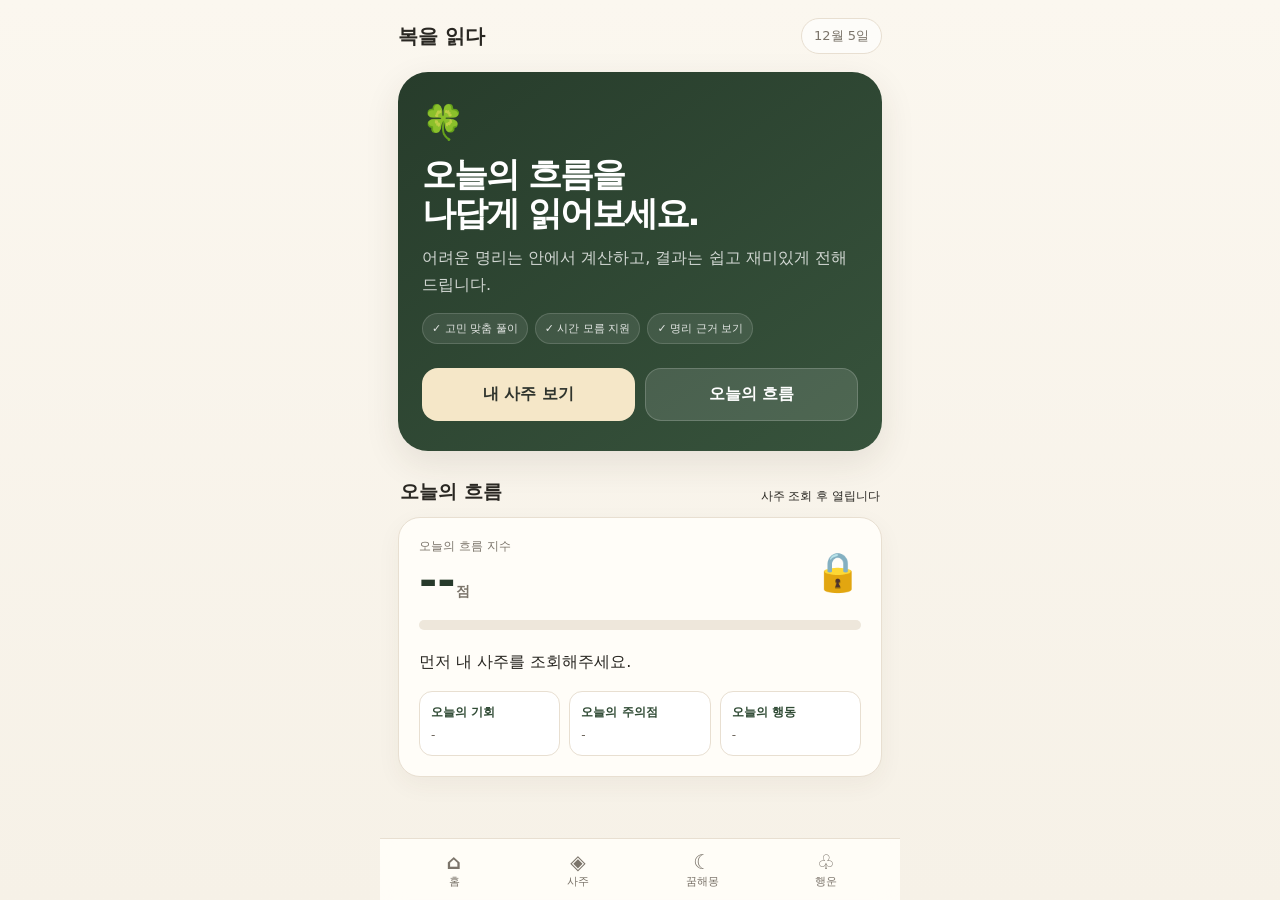
<file: index.html>
<!doctype html>
<html lang="ko">
<head>
  <meta charset="utf-8">
  <meta name="viewport" content="width=device-width,initial-scale=1,viewport-fit=cover">
  <meta name="theme-color" content="#f6f1e7">
  <title>복을 읽다</title>
  <link rel="stylesheet" href="./styles.css">
  <script defer src="./js/data.js"></script>
  <script defer src="./js/engine.js"></script>
  <script defer src="./js/reading.js"></script>
  <script defer src="./js/app.js"></script>
</head>
<body>
  <main class="app">
    <header class="top">
      <div class="brand">복을 읽다</div>
      <div class="date" id="today"></div>
    </header>

    <section class="hero">
      <div class="hero-icon">🍀</div>
      <h1>오늘의 흐름을<br>나답게 읽어보세요.</h1>
      <p>어려운 명리는 안에서 계산하고, 결과는 쉽고 재미있게 전해드립니다.</p><div class="hero-chips"><span>✓ 고민 맞춤 풀이</span><span>✓ 시간 모름 지원</span><span>✓ 명리 근거 보기</span></div>
      <div class="actions">
        <button class="btn primary" id="openSajuBtn" type="button">내 사주 보기</button>
        <button class="btn ghost" id="todayFortuneBtn" type="button">오늘의 흐름</button>
      </div>
    </section>

    <section class="section">
      <div class="section-title">
        <h2>오늘의 흐름</h2>
        <span>사주 조회 후 열립니다</span>
      </div>
      <article class="card">
        <div class="score-row">
          <div>
            <div class="muted small">오늘의 흐름 지수</div>
            <div class="score"><span id="score">--</span><small>점</small></div>
          </div>
          <div id="emoji" class="emoji">🔒</div>
        </div>
        <div class="meter"><i id="meter"></i></div>
        <p id="fortuneText" class="fortune-text">먼저 내 사주를 조회해주세요.</p>
        <div class="daily-grid">
          <div class="daily-mini"><b>오늘의 기회</b><span id="dailyChance">-</span></div>
          <div class="daily-mini"><b>오늘의 주의점</b><span id="dailyCaution">-</span></div>
          <div class="daily-mini"><b>오늘의 행동</b><span id="dailyAction">-</span></div>
        </div>
      </article>
    </section>
  </main>

  <nav class="nav">
    <button type="button"><b>⌂</b>홈</button>
    <button type="button" id="navSajuBtn"><b>◈</b>사주</button>
    <button type="button" id="dreamBtn"><b>☾</b>꿈해몽</button>
    <button type="button" id="navFortuneBtn"><b>♧</b>행운</button>
  </nav>

  <div class="modal" id="sajuModal" aria-hidden="true">
    <section class="sheet" role="dialog" aria-modal="true" aria-labelledby="modalTitle">
      <div class="sheet-head">
        <div>
          <h2 id="modalTitle">내 사주 보기</h2>
          <p class="engine-label">복을 읽다 Engine v2.0.0 · First Public</p>
        </div>
        <button class="close" id="closeSajuBtn" type="button" aria-label="닫기">✕</button>
      </div>

      <form id="sajuForm" novalidate>
        <div class="field">
          <label>달력 기준</label>
          <div class="seg">
            <button type="button" id="solarBtn" class="on">양력</button>
            <button type="button" id="lunarBtn">음력</button>
          </div>
          <label class="leap-row" id="leapRow">
            <input id="isLeapMonth" type="checkbox"> 윤달로 입력
          </label>
        </div>

        <div class="field">
          <label for="birth">생년월일</label>
          <input id="birth" type="text" inputmode="numeric" maxlength="10" placeholder="예: 19870323">
          <p class="help">19870323, 1987-03-23, 1987.03.23 모두 가능합니다.</p>
        </div>

        <div class="field">
          <label for="birthTime">출생시간</label>
          <select id="birthTime">
            <option value="-1" selected>시간 모름 — 시주는 제외</option>
            <option value="0">23:00~01:00 · 자시</option>
            <option value="1">01:00~03:00 · 축시</option>
            <option value="3">03:00~05:00 · 인시</option>
            <option value="5">05:00~07:00 · 묘시</option>
            <option value="7">07:00~09:00 · 진시</option>
            <option value="9">09:00~11:00 · 사시</option>
            <option value="11">11:00~13:00 · 오시</option>
            <option value="13">13:00~15:00 · 미시</option>
            <option value="15">15:00~17:00 · 신시</option>
            <option value="17">17:00~19:00 · 유시</option>
            <option value="19">19:00~21:00 · 술시</option>
            <option value="21">21:00~23:00 · 해시</option>
          </select>
        </div>

        <div class="field">
          <label>성별</label>
          <div class="seg">
            <button type="button" id="maleBtn" class="on">남성</button>
            <button type="button" id="femaleBtn">여성</button>
          </div>
        </div>

        <div class="field">
          <label for="concern">지금 가장 궁금한 고민 <span class="muted">(선택)</span></label>
          <textarea id="concern" maxlength="240" placeholder="예: 경제적 상황이 나아질까요? 돈을 많이 벌고 싶어요."></textarea>
          <div class="count"><span id="concernCount">0</span>/240</div>
        </div>

        <button class="btn dark full" type="submit">사주와 고민 함께 읽기</button>
        <div class="error" id="errorBox" role="alert"></div>
      </form>

      <section class="result" id="result">
        <article class="summary">
          <h3>당신의 사주</h3>
          <p id="dateInfo" class="muted small"></p>
          <div class="pillars">
            <div class="pillar"><small>년주</small><b id="yearPillar">-</b><em id="yearKorean"></em></div>
            <div class="pillar"><small>월주</small><b id="monthPillar">-</b><em id="monthKorean"></em></div>
            <div class="pillar"><small>일주</small><b id="dayPillar">-</b><em id="dayKorean"></em></div>
            <div class="pillar"><small>시주</small><b id="hourPillar">-</b><em id="hourKorean"></em></div>
          </div>
          <div class="tags">
            <span class="tag" id="dayMaster">일간 · -</span>
            <span class="tag" id="animal">띠 · -</span>
            <span class="tag" id="strengthTag">강약 · -</span>
          </div>
        </article>

        <div class="result-actions">
          <button type="button" class="mini-btn" id="copyResultBtn">결과 복사</button>
          <button type="button" class="mini-btn" id="shareResultBtn">공유하기</button>
          <button type="button" class="mini-btn" id="newReadingBtn">다시 보기</button>
        </div>
        <article class="reading-card">
          <div class="concern-badge" id="concernBadge"></div>
          <h3>당신을 읽다</h3>
          <p class="hook-line" id="hookLine"></p>
          <div id="readingBody"></div>
          <section class="reaction-box" id="reactionBox">
            <b>이 풀이, 얼마나 나와 닮았나요?</b>
            <p>첫 공개판의 해석 품질을 높이는 데 쓰입니다. 서버로 전송하지 않고 이 기기에만 기록됩니다.</p>
            <div class="reaction-buttons">
              <button type="button" data-reaction="accurate">꽤 정확해요</button>
              <button type="button" data-reaction="partial">절반쯤 맞아요</button>
              <button type="button" data-reaction="miss">잘 모르겠어요</button>
            </div>
            <small id="reactionThanks"></small>
          </section>
          <div class="closing-card" id="closingCard"></div>
        </article>

        <p class="notice"><b>첫 공개판 안내:</b> 사주는 삶을 결정하는 판정이 아니라 자신을 돌아보는 참고 콘텐츠입니다.<br>출생시간을 모르면 시주·자녀운·말년운의 세부 판단은 제외합니다. 사주 해석은 생활 참고용이며, 합격·투자·건강 같은 중요한 결과를 단정하지 않습니다.</p>
      </section>
    </section>
  </div>
</body>
</html>
</file>
<file: styles.css>
:root{
  --bg:#f6f1e7;--card:#fffdf8;--ink:#292722;--muted:#7b746a;
  --line:#e8dfd1;--deep:#273a2b;--soft:#e9f0e7;--danger:#a13c35;
}
*{box-sizing:border-box}
html,body{width:100%;max-width:100%;overflow-x:hidden}
body{
  margin:0;color:var(--ink);background:linear-gradient(180deg,#fbf7ef,#f6f1e7);
  font-family:system-ui,-apple-system,"Apple SD Gothic Neo","Noto Sans KR",sans-serif;
  touch-action:pan-y;overscroll-behavior-x:none
}
button,input,select,textarea{font:inherit}
button{cursor:pointer}
.app{width:100%;max-width:520px;margin:auto;min-height:100vh;padding:18px 18px 100px}
.top{display:flex;align-items:center;justify-content:space-between;margin-bottom:18px}
.brand{font-size:20px;font-weight:850}
.date{padding:8px 12px;border:1px solid var(--line);border-radius:999px;background:#ffffffaa;color:var(--muted);font-size:13px}
.hero{padding:30px 24px;border-radius:30px;background:linear-gradient(145deg,#273c2b,#37533c);color:white;box-shadow:0 12px 35px #3f301a1a}
.hero-icon{font-size:34px}
.hero h1{margin:13px 0 12px;font-size:34px;line-height:1.15;letter-spacing:-.06em}
.hero p{margin:0;color:#ffffffc7;line-height:1.65}
.actions{display:grid;grid-template-columns:1fr 1fr;gap:10px;margin-top:24px}
.btn{border:0;border-radius:16px;padding:15px 14px;font-weight:800}
.primary{background:#f5e7c8;color:#2f342d}
.ghost{background:#ffffff1f;color:white;border:1px solid #ffffff2e}
.dark{background:var(--deep);color:white}
.full{width:100%;margin-top:22px}
.section{margin-top:28px}
.section-title{display:flex;justify-content:space-between;align-items:end;margin:0 2px 12px}
.section-title h2{margin:0;font-size:19px}
.section-title span,.small{font-size:12px}
.card,.summary,.reading-card{background:var(--card);border:1px solid var(--line);border-radius:22px;padding:20px;box-shadow:0 8px 24px #46351e0d}
.score-row{display:flex;justify-content:space-between;align-items:center}
.score{font-size:44px;font-weight:850;color:var(--deep)}
.score small{font-size:14px;color:var(--muted)}
.emoji{font-size:38px}
.meter{height:10px;background:#eee7db;border-radius:999px;overflow:hidden;margin:14px 0 18px}
.meter i{display:block;width:0;height:100%;background:linear-gradient(90deg,#809a72,#c8a05d);transition:width .35s}
.fortune-text{line-height:1.7}
.daily-grid{display:grid;grid-template-columns:repeat(3,1fr);gap:9px;margin-top:14px}
.daily-mini{padding:11px;border:1px solid var(--line);border-radius:13px;background:white}
.daily-mini b,.daily-mini span{display:block;font-size:12px;line-height:1.5}
.daily-mini b{margin-bottom:5px;color:#304b35}
.daily-mini span{color:#6f685f}
.nav{position:fixed;left:50%;bottom:0;transform:translateX(-50%);width:min(520px,100%);display:grid;grid-template-columns:repeat(4,1fr);padding:10px 12px calc(10px + env(safe-area-inset-bottom));background:#fffdf8ef;border-top:1px solid var(--line);backdrop-filter:blur(12px)}
.nav button{border:0;background:none;color:var(--muted);font-size:11px}
.nav b{display:block;font-size:20px}
.modal{position:fixed;inset:0;display:none;align-items:flex-end;justify-content:center;background:#16161261;z-index:20}
.modal.open{display:flex}
.sheet{width:min(520px,100%);max-width:100vw;max-height:94vh;overflow-y:auto;overflow-x:hidden;padding:22px 20px calc(32px + env(safe-area-inset-bottom));border-radius:28px 28px 0 0;background:#fffdf8;overscroll-behavior-x:none}
.sheet-head{display:flex;align-items:start;justify-content:space-between}
.sheet-head h2{margin:0}
.engine-label{margin:6px 0 0;color:#55715b;font-size:12px}
.close{width:38px;height:38px;border:0;border-radius:50%}
.field{margin-top:18px}
.field label{display:block;margin-bottom:8px;font-size:13px;font-weight:750}
.field input,.field select,.field textarea{width:100%;padding:14px;border:1px solid var(--line);border-radius:14px;background:white;color:var(--ink)}
.field textarea{min-height:105px;resize:vertical;line-height:1.55}
.help{margin:8px 0 0;color:var(--muted);font-size:12px}
.seg{display:grid;grid-template-columns:1fr 1fr;gap:8px}
.seg button{padding:12px;border:1px solid var(--line);border-radius:13px;background:white;color:var(--muted)}
.seg button.on{background:var(--deep);border-color:var(--deep);color:white}
.leap-row{display:none!important;margin-top:12px;padding:11px;border-radius:12px;background:#f5f0e7}
.leap-row.show{display:block!important}
.count{text-align:right;margin-top:5px;color:var(--muted);font-size:11px}
.error{display:none;margin-top:12px;padding:12px;border-radius:12px;background:#fff0ed;color:var(--danger);font-size:13px}
.error.show{display:block}
.result{display:none;margin-top:20px}
.result.show{display:block}
.summary h3,.reading-card h3{margin:0 0 12px}
.pillars{display:grid;grid-template-columns:repeat(4,1fr);gap:7px;margin-top:14px}
.pillar{text-align:center;padding:12px 3px;border:1px solid var(--line);border-radius:15px;background:white}
.pillar small,.pillar em{display:block;color:var(--muted)}
.pillar b{display:block;margin-top:7px;font-size:23px;letter-spacing:.06em}
.pillar em{margin-top:4px;font-size:11px;font-style:normal}
.tags{display:flex;flex-wrap:wrap;gap:7px;margin-top:14px}
.tag{padding:7px 10px;border-radius:999px;background:var(--soft);color:#456047;font-size:12px}
.reading-card{margin-top:14px}
.concern-badge{display:none;width:max-content;margin-bottom:10px;padding:7px 10px;border-radius:999px;background:#fff1d7;color:#76541d;font-size:12px;font-weight:800}
.concern-badge.show{display:block}
.hook-line{margin:0 0 12px;padding-bottom:15px;border-bottom:1px solid var(--line);font-size:23px;font-weight:900;line-height:1.45;letter-spacing:-.04em;color:#28412e}
.one-line{margin:0 0 6px;padding:17px 18px;border-radius:16px;background:#2f392d;color:white;font-size:19px;font-weight:850;line-height:1.5}
.reading-section{padding:20px 0;border-top:1px dashed var(--line)}
.reading-section:first-of-type{border-top:0}
.reading-section h4{margin:0 0 10px;font-size:19px;line-height:1.45;letter-spacing:-.03em}
.reading-section p{margin:0 0 9px;line-height:1.7;color:#4f4a43}
.evidence{margin-top:12px;border:1px solid var(--line);border-radius:13px;background:#fffdf9;overflow:hidden}
.evidence summary{padding:11px 13px;color:#76541d;font-size:12px;font-weight:800}
.evidence-body{padding:0 13px 12px;color:var(--muted);font-size:12px;line-height:1.65}
.notice{color:var(--muted);font-size:12px;line-height:1.6}
.muted{color:var(--muted)}
@media(max-width:680px){.daily-grid{grid-template-columns:1fr}}
@media(max-width:420px){
  .app{padding-left:14px;padding-right:14px}
  .hero{padding:26px 20px}.hero h1{font-size:30px}
  .card,.summary,.reading-card{padding:18px 16px}
  .hook-line{font-size:20px}
}

.hero-chips{display:flex;flex-wrap:wrap;gap:7px;margin-top:15px}
.hero-chips span{padding:7px 9px;border-radius:999px;background:#ffffff17;border:1px solid #ffffff25;color:#ffffffd9;font-size:11px}
.result-actions{display:flex;gap:8px;flex-wrap:wrap;margin:0 0 12px}
.mini-btn{border:1px solid var(--line);border-radius:999px;padding:9px 12px;background:#fff;color:#4f594e;font-size:12px;font-weight:750}
.mini-btn:active{transform:translateY(1px)}
.reading-intro{margin:0 0 14px;padding:15px;border-radius:15px;background:#f6efe2;color:#5d554b;line-height:1.72}
.reading-section{position:relative}
.reading-section h4{padding-right:34px}
.reading-num{position:absolute;right:0;top:19px;width:26px;height:26px;border-radius:50%;display:grid;place-items:center;background:#eef2ea;color:#536b55;font-size:11px;font-weight:850}
.fact-hit{margin:11px 0 0;padding:12px 13px;border-left:4px solid #c49a58;border-radius:0 12px 12px 0;background:#fbf4e8;color:#4d463e;font-weight:750;line-height:1.62}
.concern-quote{margin:0 0 12px;padding:12px 14px;border-radius:14px;background:#fff7e7;color:#6e562b;font-size:13px;line-height:1.65}
.detail-note{margin-top:11px;color:#857d72;font-size:12px;line-height:1.6}
.closing-card{margin-top:18px;padding:20px;border-radius:20px;background:linear-gradient(145deg,#263b2b,#3d5a42);color:#fff}
.closing-card h4{margin:0 0 10px;font-size:20px}
.closing-card p{margin:0 0 10px;color:#ffffffdc;line-height:1.75}
.closing-card p:last-child{margin-bottom:0}
.toast{position:fixed;left:50%;bottom:90px;transform:translateX(-50%) translateY(20px);opacity:0;pointer-events:none;padding:11px 15px;border-radius:999px;background:#242b25;color:#fff;font-size:13px;transition:.2s;z-index:99}
.toast.show{opacity:1;transform:translateX(-50%) translateY(0)}

.reaction-box{margin:18px 0 0;padding:17px;border:1px solid var(--line);border-radius:18px;background:#faf8f3}
.reaction-box b{display:block;margin-bottom:6px;color:#313b31}
.reaction-box p{margin:0 0 12px;color:#7a8179;font-size:12px;line-height:1.55}
.reaction-buttons{display:grid;grid-template-columns:repeat(3,1fr);gap:7px}
.reaction-buttons button{border:1px solid #d9ddd5;border-radius:12px;background:#fff;padding:10px 6px;font-size:11px;font-weight:750;color:#536056}
.reaction-buttons button.selected{background:#344d39;color:#fff;border-color:#344d39}
.reaction-box small{display:block;margin-top:9px;color:#6f7e70;min-height:16px}
.pattern-card{margin:12px 0;padding:14px;border-radius:15px;background:#f4f7f1}
.pattern-card b{display:block;margin-bottom:7px;color:#405244}
.pattern-card p{margin:0!important;color:#626b63}
.quote-stack{margin:12px 0;display:grid;gap:7px}
.quote-stack div{padding:10px 12px;border-radius:12px;background:#f8f2e7;color:#5f5547;font-weight:750}
.reading-section p{line-height:1.82}
.reading-section h4{line-height:1.45}
@media(max-width:420px){.reaction-buttons{grid-template-columns:1fr}.reaction-buttons button{font-size:12px}}
</file>
